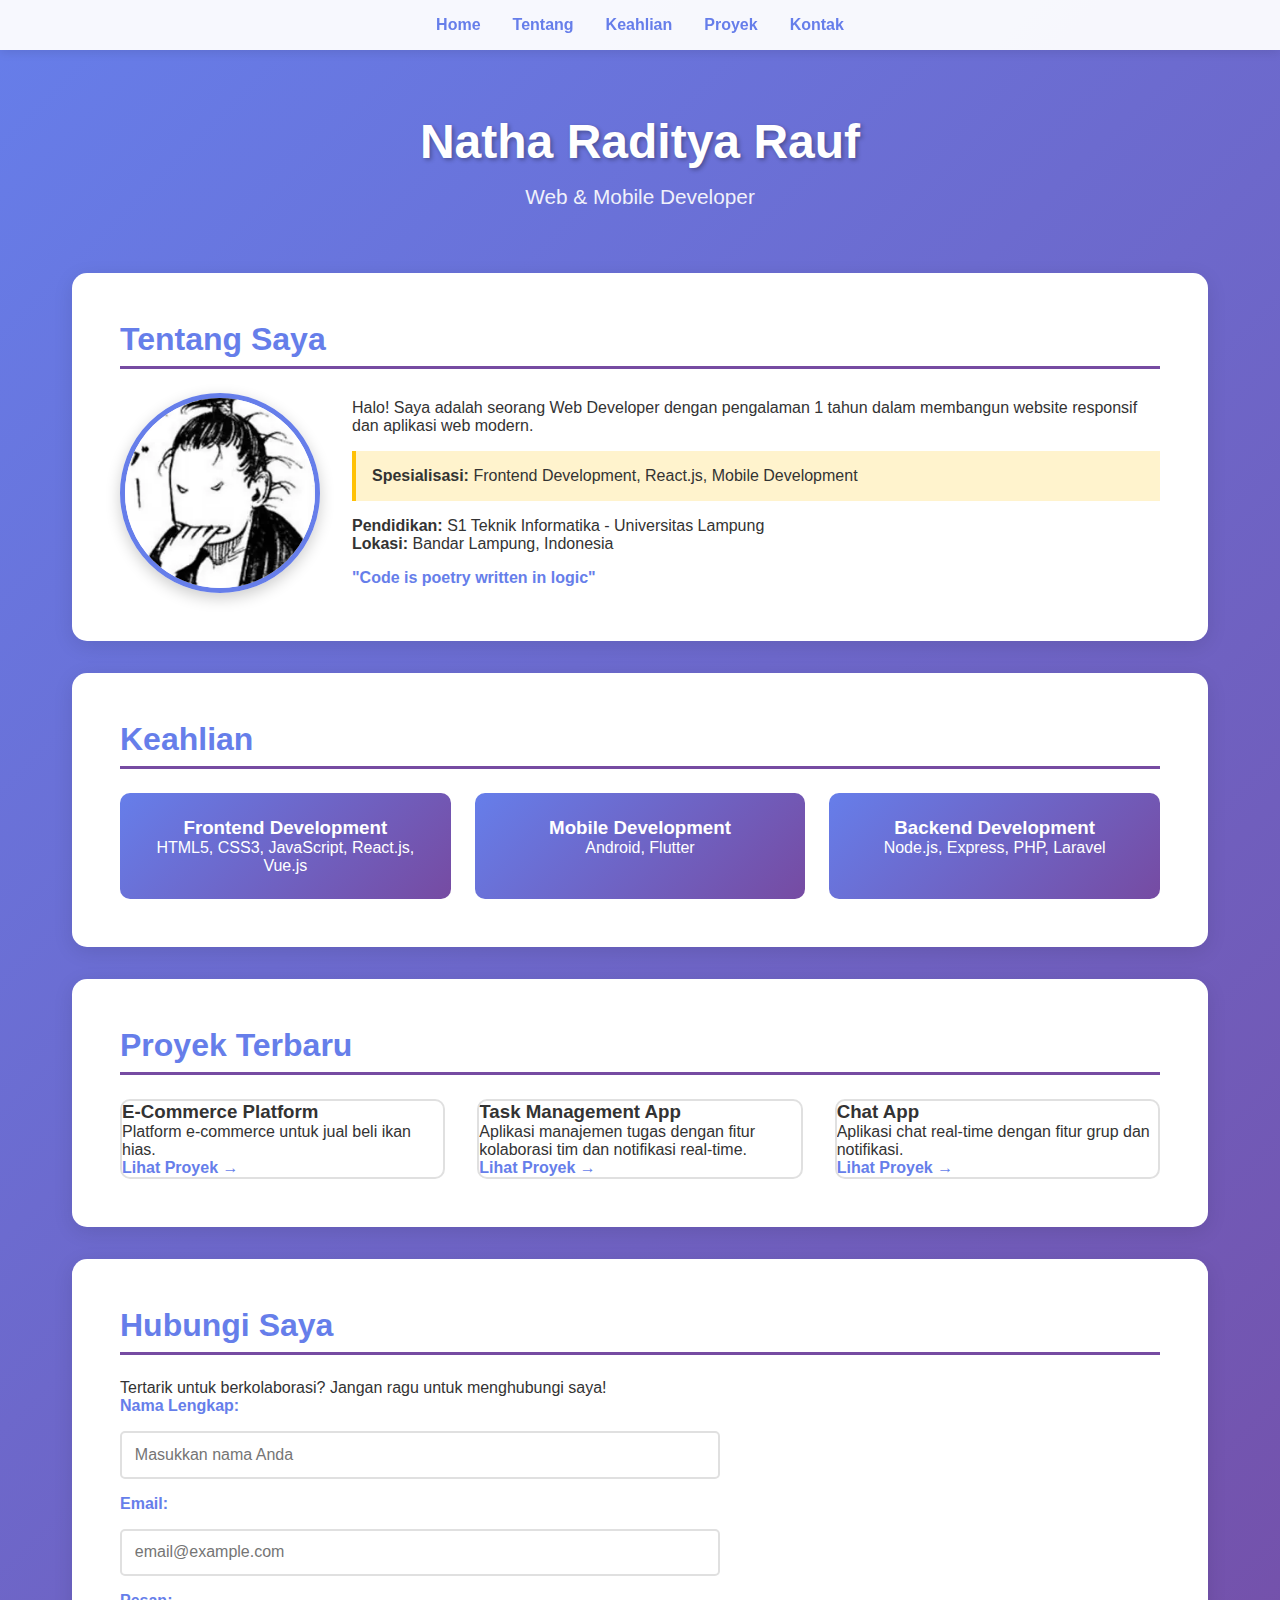
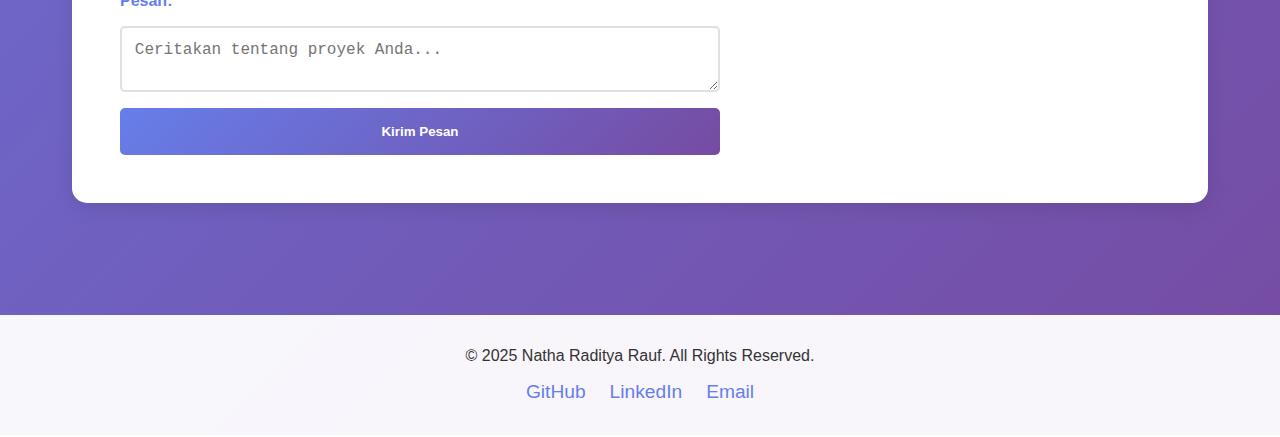
<file: ta 1/index.html>
<!DOCTYPE html>
<html lang="id">
<head>
    <meta charset="UTF-8">
    <meta name="viewport" content="width=device-width, initial-scale=1.0">
    <title>Portfolio - Natha Raditya Rauf</title>

    <!-- LINK ke External CSS -->
    <link rel="stylesheet" href="style.css">

    <!-- INTERNAL CSS -->
    <style>
        header h1 {
            font-size: 3rem;
            margin-bottom: 1rem;
            text-shadow: 2px 2px 4px rgba(0,0,0,0.3);
        }

        header p {
            font-size: 1.3rem;
            opacity: 0.9;
        }

        button:hover {
            transform: scale(1.05);
        }
    </style>
</head>
<body>
    <nav>
        <ul>
            <li><a href="#home">Home</a></li>
            <li><a href="#about">Tentang</a></li>
            <li><a href="#skills">Keahlian</a></li>
            <li><a href="#projects">Proyek</a></li>
            <li><a href="#contact">Kontak</a></li>
        </ul>
    </nav>

    <header id="home" style="color: white; width: 100%; text-align: center; padding-top: 4rem;">
        <h1>Natha Raditya Rauf</h1>
        <p>Web & Mobile Developer</p>
    </header>

    <main>
        <section id="about">
            <h2>Tentang Saya</h2>
            <article class="profile-container">
                <img src="assets/photo.webp" 
                     alt="Foto Profil" 
                     class="profile-img">
                <div>
                    <p>Halo! Saya adalah seorang Web Developer dengan pengalaman 1 tahun dalam membangun website responsif dan aplikasi web modern.</p>
                    
                    <div class="highlight-box">
                        <strong>Spesialisasi:</strong> Frontend Development, React.js, Mobile Development
                    </div>
                    
                    <p><strong>Pendidikan:</strong> S1 Teknik Informatika - Universitas Lampung</p>
                    <p><strong>Lokasi:</strong> Bandar Lampung, Indonesia</p>

                    <!-- Inline CSS -->
                    <p style="color: #667eea; font-weight: bold; margin-top: 1rem;">
                        "Code is poetry written in logic"
                    </p>
                </div>
            </article>
        </section>

        <section id="skills">
            <h2>Keahlian</h2>
            <div class="skills-grid">
                <div class="skill-card">
                    <h3>Frontend Development</h3>
                    <p>HTML5, CSS3, JavaScript, React.js, Vue.js</p>
                </div>
                <div class="skill-card">
                    <h3>Mobile Development</h3>
                    <p>Android, Flutter</p>
                </div>
                <div class="skill-card">
                    <h3>Backend Development</h3>
                    <p>Node.js, Express, PHP, Laravel</p>
                </div>
            </div>
        </section>

        <section id="projects">
            <h2>Proyek Terbaru</h2>
            <div class="project-grid">
                <div class="project-card">
                    <div class="project-content">
                        <h3>E-Commerce Platform</h3>
                        <p>Platform e-commerce untuk jual beli ikan hias.</p>
                        <a href="https://github.com/kite1412/react-kiyay-koki" target="_blank" class="link">Lihat Proyek →</a>
                    </div>
                </div>

                <div class="project-card">
                    <div class="project-content">
                        <h3>Task Management App</h3>
                        <p>Aplikasi manajemen tugas dengan fitur kolaborasi tim dan notifikasi real-time.</p>
                        <a href="https://github.com/kite1412/android-taskify" target="_blank" class="link">Lihat Proyek →</a>
                    </div>
                </div>

                <div class="project-card">
                    <div class="project-content">
                        <h3>Chat App</h3>
                        <p>Aplikasi chat real-time dengan fitur grup dan notifikasi.</p>
                        <a href="https://github.com/kite1412/android-konnekt" target="_blank" class="link">Lihat Proyek →</a>
                    </div>
                </div>
            </div>
        </section>

        <section id="contact">
            <h2>Hubungi Saya</h2>
            <p>Tertarik untuk berkolaborasi? Jangan ragu untuk menghubungi saya!</p>
            
            <form action="#" method="POST">
                <label for="nama">Nama Lengkap:</label>
                <input type="text" id="nama" name="nama" required placeholder="Masukkan nama Anda">

                <label for="email">Email:</label>
                <input type="email" id="email" name="email" required placeholder="email@example.com">

                <label for="pesan">Pesan:</label>
                <textarea id="pesan" name="pesan" required placeholder="Ceritakan tentang proyek Anda..."></textarea>

                <button type="submit">Kirim Pesan</button>
            </form>
        </section>
    </main>

    <footer>
        <p>&copy; 2025 Natha Raditya Rauf. All Rights Reserved.</p>
        <div class="social-links">
            <a href="https://github.com/kite1412" target="_blank">GitHub</a>
            <a href="https://linkedin.com/in/natha-raditya-rauf" target="_blank">LinkedIn</a>
            <a href="mailto:natharaditya6@gmail.com">Email</a>
        </div>
    </footer>
</body>
</html>
</file>
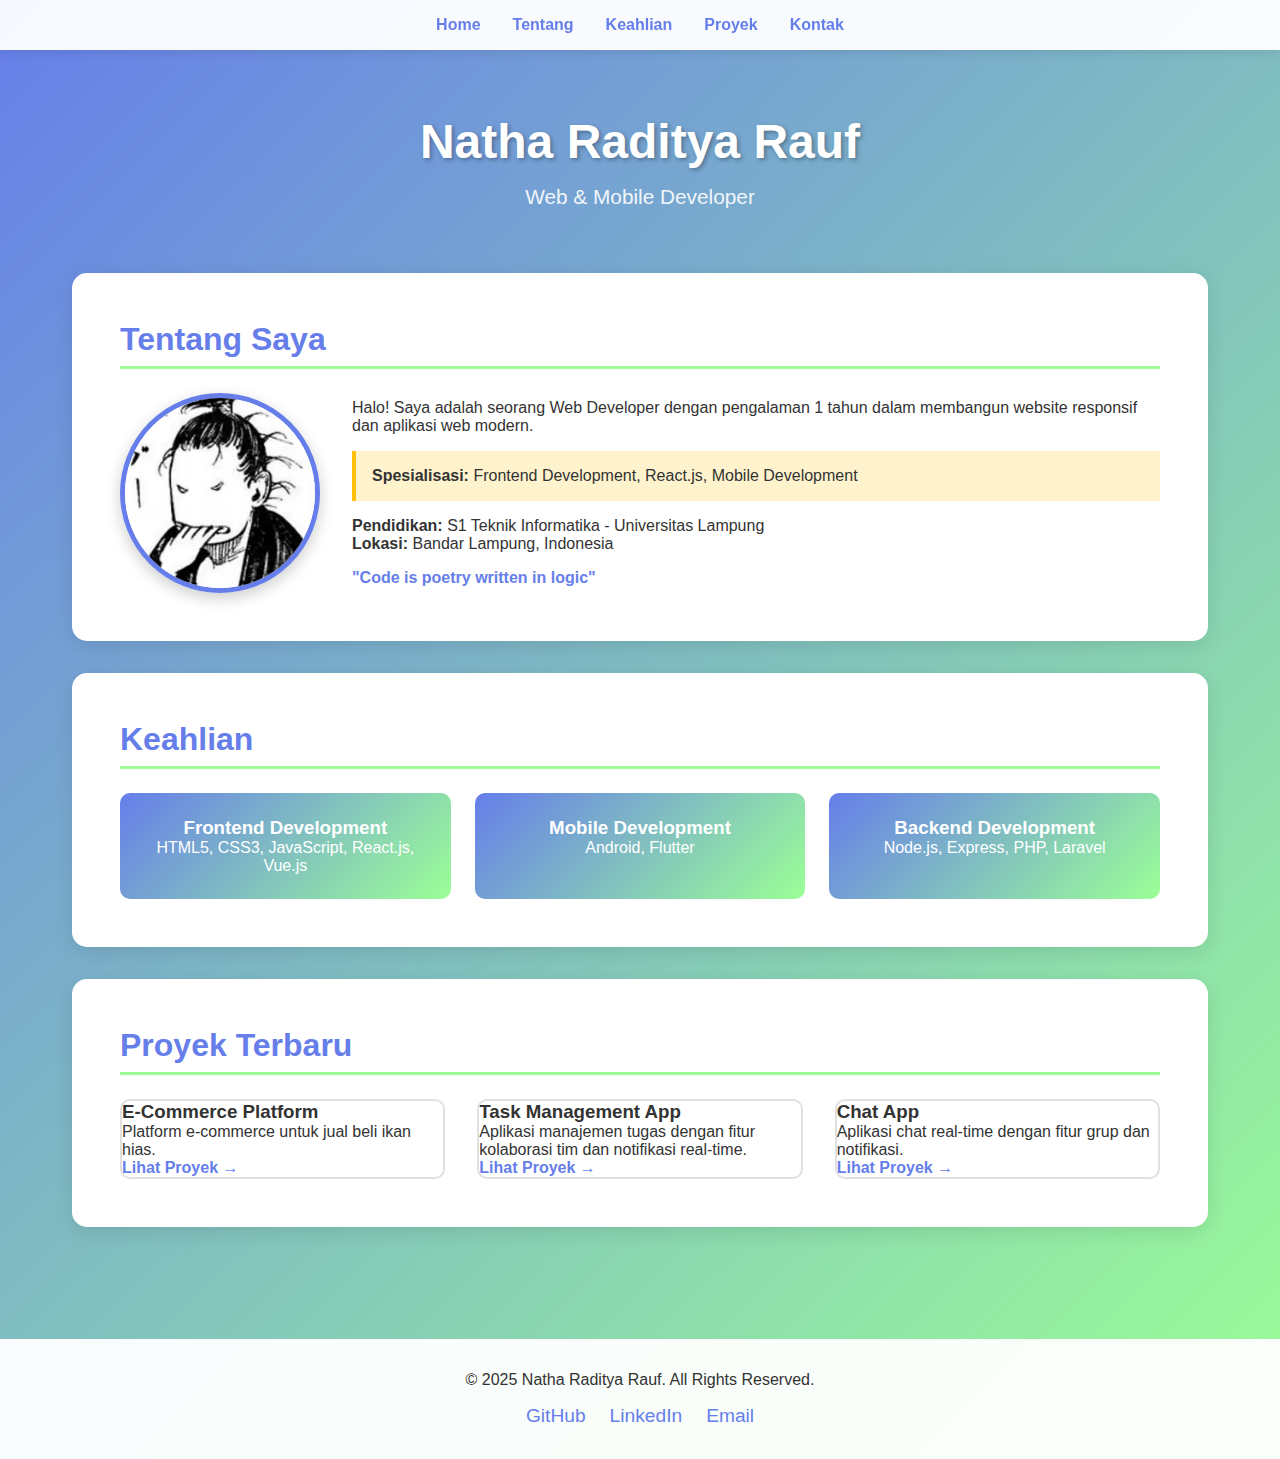
<file: ta2/index.html>
<!DOCTYPE html>
<html lang="id">
<head>
    <meta charset="UTF-8">
    <meta name="viewport" content="width=device-width, initial-scale=1.0">
    <title>Portfolio - Natha Raditya Rauf</title>

    <!-- LINK ke External CSS -->
    <link rel="stylesheet" href="style.css">

    <!-- INTERNAL CSS -->
    <style>
        header h1 {
            font-size: 3rem;
            margin-bottom: 1rem;
            text-shadow: 2px 2px 4px rgba(0,0,0,0.3);
        }

        header p {
            font-size: 1.3rem;
            opacity: 0.9;
        }

        button:hover {
            transform: scale(1.05);
        }
    </style>
</head>
<body>
    <nav>
        <ul>
            <li><a href="#home">Home</a></li>
            <li><a href="#about">Tentang</a></li>
            <li><a href="#skills">Keahlian</a></li>
            <li><a href="#projects">Proyek</a></li>
            <li><a href="#contact">Kontak</a></li>
        </ul>
    </nav>

    <header id="home" style="color: white; width: 100%; text-align: center; padding-top: 4rem;">
        <h1>Natha Raditya Rauf</h1>
        <p>Web & Mobile Developer</p>
    </header>

    <main>
        <section id="about">
            <h2>Tentang Saya</h2>
            <article class="profile-container">
                <img src="assets/photo.webp" 
                     alt="Foto Profil" 
                     class="profile-img">
                <div>
                    <p>Halo! Saya adalah seorang Web Developer dengan pengalaman 1 tahun dalam membangun website responsif dan aplikasi web modern.</p>
                    
                    <div class="highlight-box">
                        <strong>Spesialisasi:</strong> Frontend Development, React.js, Mobile Development
                    </div>
                    
                    <p><strong>Pendidikan:</strong> S1 Teknik Informatika - Universitas Lampung</p>
                    <p><strong>Lokasi:</strong> Bandar Lampung, Indonesia</p>

                    <!-- Inline CSS -->
                    <p style="color: #667eea; font-weight: bold; margin-top: 1rem;">
                        "Code is poetry written in logic"
                    </p>
                </div>
            </article>
        </section>

        <section id="skills">
            <h2>Keahlian</h2>
            <div class="skills-grid">
                <div class="skill-card">
                    <h3>Frontend Development</h3>
                    <p>HTML5, CSS3, JavaScript, React.js, Vue.js</p>
                </div>
                <div class="skill-card">
                    <h3>Mobile Development</h3>
                    <p>Android, Flutter</p>
                </div>
                <div class="skill-card">
                    <h3>Backend Development</h3>
                    <p>Node.js, Express, PHP, Laravel</p>
                </div>
            </div>
        </section>

        <section id="projects">
            <h2>Proyek Terbaru</h2>
            <div class="project-grid">
                <div class="project-card">
                    <div class="project-content">
                        <h3>E-Commerce Platform</h3>
                        <p>Platform e-commerce untuk jual beli ikan hias.</p>
                        <a href="https://github.com/kite1412/react-kiyay-koki" target="_blank" class="link">Lihat Proyek →</a>
                    </div>
                </div>

                <div class="project-card">
                    <div class="project-content">
                        <h3>Task Management App</h3>
                        <p>Aplikasi manajemen tugas dengan fitur kolaborasi tim dan notifikasi real-time.</p>
                        <a href="https://github.com/kite1412/android-taskify" target="_blank" class="link">Lihat Proyek →</a>
                    </div>
                </div>

                <div class="project-card">
                    <div class="project-content">
                        <h3>Chat App</h3>
                        <p>Aplikasi chat real-time dengan fitur grup dan notifikasi.</p>
                        <a href="https://github.com/kite1412/android-konnekt" target="_blank" class="link">Lihat Proyek →</a>
                    </div>
                </div>
            </div>
        </section>
    </main>

    <footer>
        <p>&copy; 2025 Natha Raditya Rauf. All Rights Reserved.</p>
        <div class="social-links">
            <a href="https://github.com/kite1412" target="_blank">GitHub</a>
            <a href="https://linkedin.com/in/natha-raditya-rauf" target="_blank">LinkedIn</a>
            <a href="mailto:natharaditya6@gmail.com">Email</a>
        </div>
    </footer>
</body>
</html>
</file>
<file: ta 1/style.css>
* {
    margin: 0;
    padding: 0;
    box-sizing: border-box;
}

body {
    font-family: 'Segoe UI', Tahoma, Geneva, Verdana, sans-serif;
    color: #333;
    background: linear-gradient(135deg, #667eea 0%, #764ba2 100%);
}

nav {
    background: rgba(255, 255, 255, 0.95);
    padding: 1rem 0;
    position: sticky;
    top: 0;
    box-shadow: 0 2px 10px rgba(0,0,0,0.1);
    z-index: 1000;
}

nav ul {
    list-style: none;
    display: flex;
    justify-content: center;
    gap: 2rem;
}

nav a {
    text-decoration: none;
    color: #667eea;
    font-weight: 600;
    transition: color 0.3s;
}

nav a:hover {
    color: #764ba2;
}

main {
    max-width: 1200px;
    margin: 0 auto;
    padding: 2rem;
}

section {
    background: white;
    margin: 2rem 0;
    padding: 3rem;
    border-radius: 15px;
    box-shadow: 0 5px 20px rgba(0,0,0,0.1);
}

section h2 {
    color: #667eea;
    margin-bottom: 1.5rem;
    font-size: 2rem;
    border-bottom: 3px solid #764ba2;
    padding-bottom: 0.5rem;
}

.profile-container {
    display: flex;
    gap: 2rem;
    align-items: center;
}

.profile-img {
    width: 200px;
    height: 200px;
    border-radius: 50%;
    object-fit: cover;
    border: 5px solid #667eea;
    box-shadow: 0 5px 15px rgba(0,0,0,0.2);
}

.skills-grid {
    display: grid;
    grid-template-columns: repeat(auto-fit, minmax(250px, 1fr));
    gap: 1.5rem;
    margin-top: 1.5rem;
}

.skill-card {
    padding: 1.5rem;
    background: linear-gradient(135deg, #667eea 0%, #764ba2 100%);
    color: white;
    border-radius: 10px;
    text-align: center;
    transition: transform 0.3s;
}

.skill-card:hover {
    transform: translateY(-5px);
}

.project-grid {
    display: grid;
    grid-template-columns: repeat(auto-fit, minmax(300px, 1fr));
    gap: 2rem;
    margin-top: 1.5rem;
}

.project-card {
    border: 2px solid #e0e0e0;
    border-radius: 10px;
    overflow: hidden;
    transition: transform 0.3s, box-shadow 0.3s;
}

.project-card:hover {
    transform: translateY(-10px);
    box-shadow: 0 10px 25px rgba(0,0,0,0.2);
}

.project-img {
    width: 100%;
    height: 200px;
    object-fit: cover;
}

.link {
    color: #667eea;
    text-decoration: none;
    font-weight: 600;
}

form {
    display: flex;
    flex-direction: column;
    gap: 1rem;
    max-width: 600px;
}

label {
    font-weight: 600;
    color: #667eea;
}

input, textarea {
    padding: 0.8rem;
    border: 2px solid #e0e0e0;
    border-radius: 5px;
    font-size: 1rem;
    transition: border-color 0.3s;
}

input:focus, textarea:focus {
    border-color: #667eea;
}

button {
    padding: 1rem 2rem;
    background: linear-gradient(135deg, #667eea 0%, #764ba2 100%);
    color: white;
    border: none;
    border-radius: 5px;
    font-weight: 600;
    cursor: pointer;
    transition: transform 0.3s;
}

footer {
    background: rgba(255, 255, 255, 0.95);
    text-align: center;
    padding: 2rem;
    margin-top: 3rem;
}

.social-links {
    display: flex;
    justify-content: center;
    gap: 1.5rem;
    margin-top: 1rem;
}

.social-links a {
    color: #667eea;
    text-decoration: none;
    font-size: 1.2rem;
    transition: color 0.3s;
}

.social-links a:hover {
    color: #764ba2;
}

.highlight-box {
    background: #fff3cd;
    border-left: 4px solid #ffc107;
    padding: 1rem;
    margin: 1rem 0;
}
</file>
<file: ta2/style.css>
* {
    margin: 0;
    padding: 0;
    box-sizing: border-box;
}

body {
    font-family: 'Segoe UI', Tahoma, Geneva, Verdana, sans-serif;
    color: #333;
    background: linear-gradient(135deg, #667eea 0%, #9bff96 100%);
}

nav {
    background: rgba(255, 255, 255, 0.95);
    padding: 1rem 0;
    position: sticky;
    top: 0;
    box-shadow: 0 2px 10px rgba(0,0,0,0.1);
    z-index: 1000;
}

nav ul {
    list-style: none;
    display: flex;
    justify-content: center;
    gap: 2rem;
}

nav a {
    text-decoration: none;
    color: #667eea;
    font-weight: 600;
    transition: color 0.3s;
}

nav a:hover {
    color: #9bff96;
}

main {
    max-width: 1200px;
    margin: 0 auto;
    padding: 2rem;
}

section {
    background: white;
    margin: 2rem 0;
    padding: 3rem;
    border-radius: 15px;
    box-shadow: 0 5px 20px rgba(0,0,0,0.1);
}

section h2 {
    color: #667eea;
    margin-bottom: 1.5rem;
    font-size: 2rem;
    border-bottom: 3px solid #9bff96;
    padding-bottom: 0.5rem;
}

.profile-container {
    display: flex;
    gap: 2rem;
    align-items: center;
}

.profile-img {
    width: 200px;
    height: 200px;
    border-radius: 50%;
    object-fit: cover;
    border: 5px solid #667eea;
    box-shadow: 0 5px 15px rgba(0,0,0,0.2);
}

.skills-grid {
    display: grid;
    grid-template-columns: repeat(auto-fit, minmax(250px, 1fr));
    gap: 1.5rem;
    margin-top: 1.5rem;
}

.skill-card {
    padding: 1.5rem;
    background: linear-gradient(135deg, #667eea 0%, #9bff96 100%);
    color: white;
    border-radius: 10px;
    text-align: center;
    transition: transform 0.3s;
}

.skill-card:hover {
    transform: translateY(-5px);
}

.project-grid {
    display: grid;
    grid-template-columns: repeat(auto-fit, minmax(300px, 1fr));
    gap: 2rem;
    margin-top: 1.5rem;
}

.project-card {
    border: 2px solid #e0e0e0;
    border-radius: 10px;
    overflow: hidden;
    transition: transform 0.3s, box-shadow 0.3s;
}

.project-card:hover {
    transform: translateY(-10px);
    box-shadow: 0 10px 25px rgba(0,0,0,0.2);
}

.project-img {
    width: 100%;
    height: 200px;
    object-fit: cover;
}

.link {
    color: #667eea;
    text-decoration: none;
    font-weight: 600;
}

form {
    display: flex;
    flex-direction: column;
    gap: 1rem;
    max-width: 600px;
}

label {
    font-weight: 600;
    color: #667eea;
}

input, textarea {
    padding: 0.8rem;
    border: 2px solid #e0e0e0;
    border-radius: 5px;
    font-size: 1rem;
    transition: border-color 0.3s;
}

input:focus, textarea:focus {
    border-color: #667eea;
}

button {
    padding: 1rem 2rem;
    background: linear-gradient(135deg, #667eea 0%, #9bff96 100%);
    color: white;
    border: none;
    border-radius: 5px;
    font-weight: 600;
    cursor: pointer;
    transition: transform 0.3s;
}

footer {
    background: rgba(255, 255, 255, 0.95);
    text-align: center;
    padding: 2rem;
    margin-top: 3rem;
}

.social-links {
    display: flex;
    justify-content: center;
    gap: 1.5rem;
    margin-top: 1rem;
}

.social-links a {
    color: #667eea;
    text-decoration: none;
    font-size: 1.2rem;
    transition: color 0.3s;
}

.social-links a:hover {
    color: #9bff96;
}

.highlight-box {
    background: #fff3cd;
    border-left: 4px solid #ffc107;
    padding: 1rem;
    margin: 1rem 0;
}
</file>
